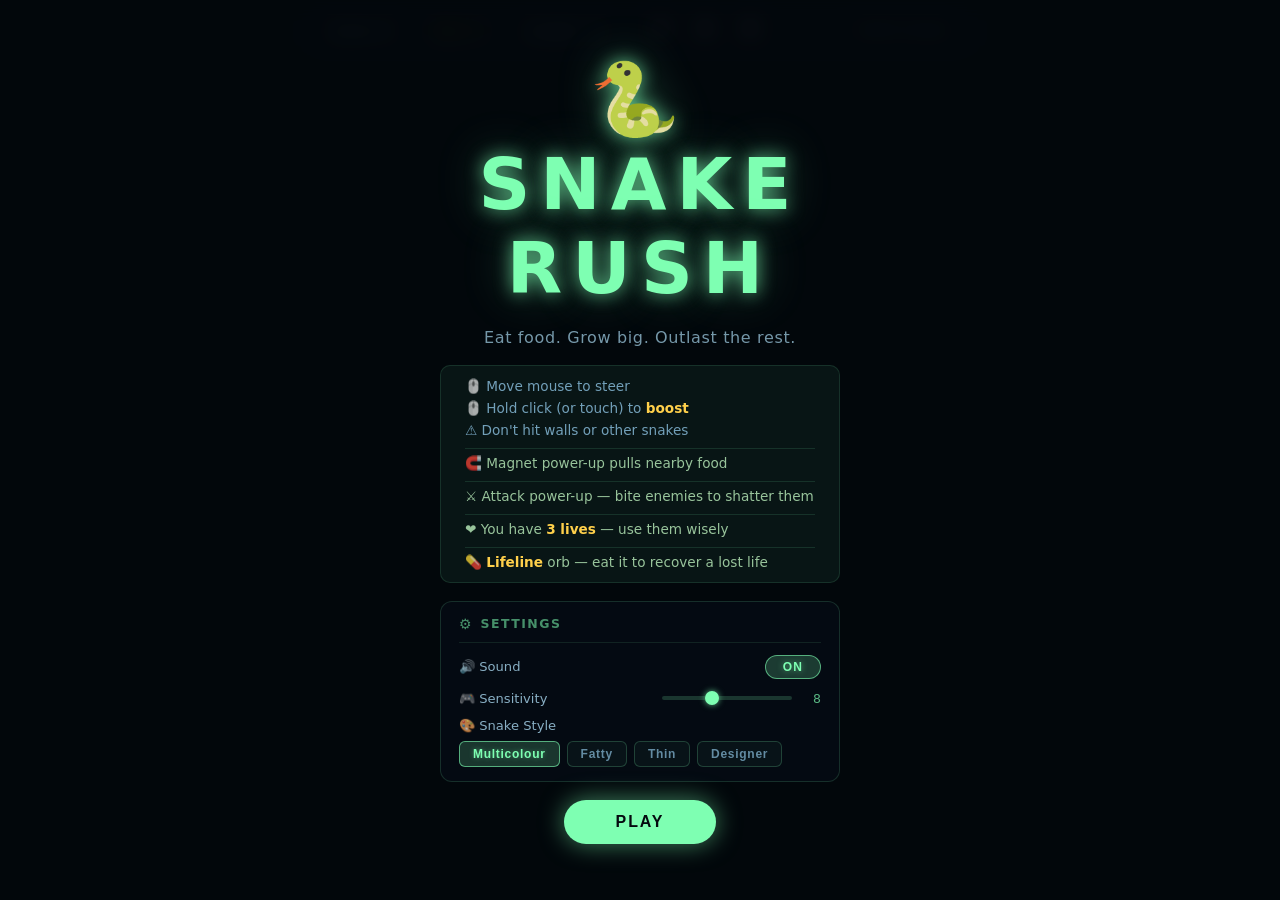
<file: snake/index.html>
<!DOCTYPE html>
<html lang="en">
<head>
  <meta charset="UTF-8" />
  <meta name="viewport" content="width=device-width, initial-scale=1.0, user-scalable=no" />
  <title>Snake Rush</title>
  <link rel="stylesheet" href="style.css" />
</head>
<body>

  <!-- Start / Game-Over overlay -->
  <div id="overlay">
    <div id="overlay-content">
      <h1 id="overlay-title">🐍 SNAKE RUSH</h1>
      <p id="overlay-subtitle">Eat food. Grow big. Outlast the rest.</p>

      <ul id="controls-hint">
        <li>🖱️ Move mouse to steer</li>
        <li>🖱️ Hold click (or touch) to <strong>boost</strong></li>
        <li>⚠️ Don't hit walls or other snakes</li>
        <li class="hint-new">🧲 Magnet power-up pulls nearby food</li>
        <li class="hint-new">⚔️ Attack power-up — bite enemies to shatter them</li>
        <li class="hint-new">❤️ You have <strong>3 lives</strong> — use them wisely</li>
        <li class="hint-new">💊 <strong>Lifeline</strong> orb — eat it to recover a lost life</li>
      </ul>

      <div id="score-display" style="display:none;">
        <p>Your final score</p>
        <p id="final-score">0</p>
      </div>

      <div id="best-score-display" style="display:none;">
        <p>🏆 Best Score</p>
        <p id="best-score-value">0</p>
      </div>

      <!-- ── Settings Panel ───────────────────────────────── -->
      <div id="settings-panel">
        <div class="settings-header">
          <span class="settings-icon">⚙️</span>
          <span>Settings</span>
        </div>

        <!-- Sound toggle -->
        <div class="setting-row">
          <label class="setting-label" for="setting-mute">🔊 Sound</label>
          <button id="setting-mute" class="toggle-btn active" aria-pressed="false">ON</button>
        </div>

        <!-- Sensitivity slider -->
        <div class="setting-row">
          <label class="setting-label" for="setting-sensitivity">🎮 Sensitivity</label>
          <div class="slider-wrap">
            <input type="range" id="setting-sensitivity" min="1" max="20" step="1" value="8" />
            <span id="sensitivity-val">8</span>
          </div>
        </div>

        <!-- Snake design selector -->
        <div class="setting-row setting-row--vertical">
          <label class="setting-label">🎨 Snake Style</label>
          <div class="design-btns" id="design-selector" role="group" aria-label="Snake style">
            <button class="design-btn active" data-design="multicolour">Multicolour</button>
            <button class="design-btn" data-design="fatty">Fatty</button>
            <button class="design-btn" data-design="thin">Thin</button>
            <button class="design-btn" data-design="designer">Designer</button>
          </div>
        </div>
      </div>
      <!-- ── /Settings Panel ──────────────────────────────── -->

      <button id="start-btn">Play</button>
    </div>
  </div>

  <!-- HUD: score + length + lives + power-ups + boost indicator -->
  <div id="hud">
    <span id="hud-score">Score: 0</span>
    <span id="hud-best-score">Best: 0</span>
    <span id="hud-length">Length: 12</span>
    <span id="hud-lives">
      <span class="life-heart" id="heart-1">❤️</span>
      <span class="life-heart" id="heart-2">❤️</span>
      <span class="life-heart" id="heart-3">❤️</span>
    </span>
    <span id="hud-powerups"></span>
    <span id="hud-boost" class="hud-boost-off">⚡ Hold to boost</span>
  </div>

  <canvas id="game-canvas"></canvas>

  <script src="game.js"></script>

  <!-- HUD wiring for boost + powerup badges -->
  <script>
    document.addEventListener('DOMContentLoaded', () => {
      const boostEl    = document.getElementById('hud-boost');
      const powerupsEl = document.getElementById('hud-powerups');

      function tick() {
        const g = window._game;
        if (g && g.player) {
          const p = g.player;

          // Boost indicator
          const b = p.boosting;
          boostEl.className   = b ? 'hud-boost-on' : 'hud-boost-off';
          boostEl.textContent = b ? '⚡ BOOSTING' : '⚡ Hold to boost';

          // Active power-up badges
          let badges = '';
          if (p.magnetTimer > 0) {
            const secs = Math.ceil(p.magnetTimer);
            badges += `<span class="powerup-badge magnet">🧲 MAGNET ${secs}s</span>`;
          }
          if (p.attackTimer > 0) {
            const secs = Math.ceil(p.attackTimer);
            badges += `<span class="powerup-badge attack">⚔️ ATTACK ${secs}s</span>`;
          }
          powerupsEl.innerHTML = badges;
        }
        requestAnimationFrame(tick);
      }
      tick();
    });
  </script>
</body>
</html>
</file>
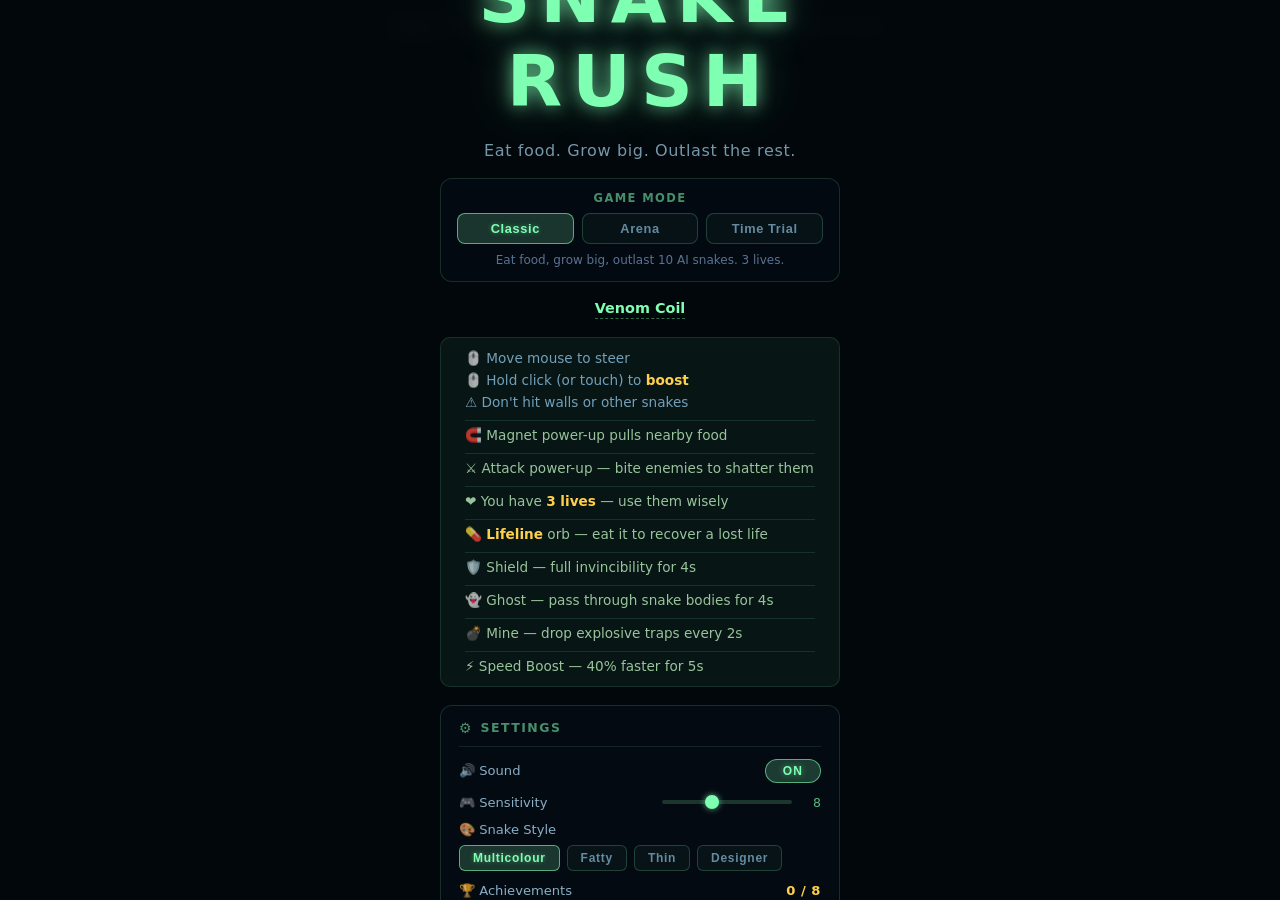
<file: games/snake-game/index.html>
<!DOCTYPE html>
<html lang="en">
<head>
  <meta charset="UTF-8" />
  <meta name="viewport" content="width=device-width, initial-scale=1.0, user-scalable=no, viewport-fit=cover" />
  <title>Snake Rush</title>
  <link rel="stylesheet" href="style.css" />
</head>
<body>

  <!-- Start / Game-Over overlay -->
  <div id="overlay">
    <div id="overlay-content">
      <h1 id="overlay-title">🐍 SNAKE RUSH</h1>
      <p id="overlay-subtitle">Eat food. Grow big. Outlast the rest.</p>

      <!-- Mode selector -->
      <div id="mode-selector">
        <span class="mode-label">Game Mode</span>
        <div class="mode-btns" role="group" aria-label="Game mode">
          <button class="mode-btn active" data-mode="classic">Classic</button>
          <button class="mode-btn" data-mode="arena">Arena</button>
          <button class="mode-btn" data-mode="timetrial">Time Trial</button>
        </div>
        <div id="mode-desc" class="mode-desc">Eat food, grow big, outlast 10 AI snakes. 3 lives.</div>
      </div>

      <!-- Daily Challenge badge -->
      <div id="daily-badge" class="daily-badge hidden">📅 DAILY CHALLENGE</div>

      <!-- Player name display -->
      <div id="player-name-wrap">
        <span id="player-name-display" title="Click to rename">Crimson Viper</span>
        <input type="text" id="player-name-input" class="hidden" maxlength="28" placeholder="Your snake name" />
      </div>

      <ul id="controls-hint">
        <li>🖱️ Move mouse to steer</li>
        <li>🖱️ Hold click (or touch) to <strong>boost</strong></li>
        <li>⚠️ Don't hit walls or other snakes</li>
        <li class="hint-new">🧲 Magnet power-up pulls nearby food</li>
        <li class="hint-new">⚔️ Attack power-up — bite enemies to shatter them</li>
        <li class="hint-new">❤️ You have <strong>3 lives</strong> — use them wisely</li>
        <li class="hint-new">💊 <strong>Lifeline</strong> orb — eat it to recover a lost life</li>
        <li class="hint-new">🛡️ Shield — full invincibility for 4s</li>
        <li class="hint-new">👻 Ghost — pass through snake bodies for 4s</li>
        <li class="hint-new">💣 Mine — drop explosive traps every 2s</li>
        <li class="hint-new">⚡ Speed Boost — 40% faster for 5s</li>
      </ul>

      <div id="score-display" style="display:none;">
        <p>Your final score</p>
        <p id="final-score">0</p>
      </div>

      <div id="best-score-display" style="display:none;">
        <p>🏆 Best Score</p>
        <p id="best-score-value">0</p>
      </div>

      <!-- ── Settings Panel ───────────────────────────────── -->
      <div id="settings-panel">
        <div class="settings-header">
          <span class="settings-icon">⚙️</span>
          <span>Settings</span>
        </div>

        <!-- Sound toggle -->
        <div class="setting-row">
          <label class="setting-label" for="setting-mute">🔊 Sound</label>
          <button id="setting-mute" class="toggle-btn active" aria-pressed="false">ON</button>
        </div>

        <!-- Gyro toggle -->
        <div class="setting-row" id="gyro-row" style="display:none;">
          <label class="setting-label" for="setting-gyro">🎮 Gyro Steer</label>
          <button id="setting-gyro" class="toggle-btn" aria-pressed="false">OFF</button>
        </div>

        <!-- Sensitivity slider -->
        <div class="setting-row">
          <label class="setting-label" for="setting-sensitivity">🎮 Sensitivity</label>
          <div class="slider-wrap">
            <input type="range" id="setting-sensitivity" min="1" max="20" step="1" value="8" />
            <span id="sensitivity-val">8</span>
          </div>
        </div>

        <!-- Snake design selector -->
        <div class="setting-row setting-row--vertical">
          <label class="setting-label">🎨 Snake Style</label>
          <div class="design-btns" id="design-selector" role="group" aria-label="Snake style">
            <button class="design-btn active" data-design="multicolour">Multicolour</button>
            <button class="design-btn" data-design="fatty">Fatty</button>
            <button class="design-btn" data-design="thin">Thin</button>
            <button class="design-btn" data-design="designer">Designer</button>
          </div>
        </div>

        <!-- Achievements count -->
        <div class="setting-row">
          <label class="setting-label">🏆 Achievements</label>
          <span id="achievement-count" class="achievement-count">0 / 8</span>
        </div>
      </div>
      <!-- ── /Settings Panel ──────────────────────────────── -->

      <!-- ── Stats Panel ──────────────────────────────────── -->
      <div id="stats-panel">
        <div class="stats-header" id="stats-toggle">
          <span>📊 Stats</span>
          <span class="stats-arrow">▶</span>
        </div>
        <div id="stats-body" class="hidden">
          <div class="stat-row"><span>Total Runs</span><span id="stat-runs">0</span></div>
          <div class="stat-row"><span>Total Kills</span><span id="stat-kills">0</span></div>
          <div class="stat-row"><span>Total Food Eaten</span><span id="stat-food">0</span></div>
          <div class="stat-row"><span>Total Deaths</span><span id="stat-deaths">0</span></div>
          <div class="stat-row"><span>Total Playtime</span><span id="stat-time">0m</span></div>
          <div class="stat-row"><span>Best (Classic)</span><span id="stat-best-classic">0</span></div>
          <div class="stat-row"><span>Best (Time Trial)</span><span id="stat-best-tt">0</span></div>
        </div>
      </div>
      <!-- ── /Stats Panel ─────────────────────────────────── -->

      <button id="start-btn">Play</button>
    </div>
  </div>

  <!-- HUD: score + length + lives + power-ups + boost indicator -->
  <div id="hud">
    <span id="hud-name-score">Score: 0</span>
    <span id="hud-best-score">Best: 0</span>
    <span id="hud-length">Length: 12</span>
    <span id="hud-lives">
      <span class="life-heart" id="heart-1">❤️</span>
      <span class="life-heart" id="heart-2">❤️</span>
      <span class="life-heart" id="heart-3">❤️</span>
    </span>
    <span id="hud-timer" class="hidden"></span>
    <span id="hud-snakes-remaining" class="hidden"></span>
    <span id="hud-powerups"></span>
    <span id="hud-boost" class="hud-boost-off">⚡ Hold to boost</span>
  </div>

  <canvas id="game-canvas" style="touch-action:none;"></canvas>

  <script src="game.js"></script>

  <!-- HUD wiring for boost + powerup badges -->
  <script>
    document.addEventListener('DOMContentLoaded', () => {
      const boostEl    = document.getElementById('hud-boost');
      const powerupsEl = document.getElementById('hud-powerups');
      const timerEl    = document.getElementById('hud-timer');
      const snakesEl   = document.getElementById('hud-snakes-remaining');

      function tick() {
        const g = window._game;
        if (g && g.player) {
          const p = g.player;

          // Boost indicator
          const b = p.boosting;
          boostEl.className   = b ? 'hud-boost-on' : 'hud-boost-off';
          boostEl.textContent = b ? '⚡ BOOSTING' : '⚡ Hold to boost';

          // Active power-up badges
          let badges = '';
          if (p.magnetTimer > 0) {
            const secs = Math.ceil(p.magnetTimer);
            badges += `<span class="powerup-badge magnet">🧲 MAGNET ${secs}s</span>`;
          }
          if (p.attackTimer > 0) {
            const secs = Math.ceil(p.attackTimer);
            badges += `<span class="powerup-badge attack">⚔️ ATTACK ${secs}s</span>`;
          }
          if (p.shieldTimer > 0) {
            const secs = Math.ceil(p.shieldTimer);
            badges += `<span class="powerup-badge shield">🛡️ SHIELD ${secs}s</span>`;
          }
          if (p.ghostTimer > 0) {
            const secs = Math.ceil(p.ghostTimer);
            badges += `<span class="powerup-badge ghost">👻 GHOST ${secs}s</span>`;
          }
          if (p.mineTimer > 0) {
            const secs = Math.ceil(p.mineTimer);
            badges += `<span class="powerup-badge mine">💣 MINE ${secs}s</span>`;
          }
          if (p.speedBoostTimer > 0) {
            const secs = Math.ceil(p.speedBoostTimer);
            badges += `<span class="powerup-badge speedboost">⚡ SPEED ${secs}s</span>`;
          }
          powerupsEl.innerHTML = badges;

          // Time Trial timer
          if (g._mode === 'timetrial' && g._ttTimer !== undefined) {
            const secs = Math.ceil(g._ttTimer);
            timerEl.textContent = `⏱ ${secs}s`;
            timerEl.className = secs <= 30 ? 'hud-timer-danger' : '';
            timerEl.classList.remove('hidden');
            snakesEl.classList.add('hidden');
          } else if (g._mode === 'arena') {
            const alive = g.snakes ? g.snakes.filter(s => s !== g.player && s.alive).length : 0;
            snakesEl.textContent = `SNAKES: ${alive}`;
            snakesEl.classList.remove('hidden');
            timerEl.classList.add('hidden');
          } else {
            timerEl.classList.add('hidden');
            snakesEl.classList.add('hidden');
          }
        }
        requestAnimationFrame(tick);
      }
      tick();
    });
  </script>
</body>
</html>
</file>
<file: snake/style.css>
/* ─── Reset & Base ─────────────────────────────────────────── */
*, *::before, *::after {
  box-sizing: border-box;
  margin: 0;
  padding: 0;
}

html, body {
  width: 100%;
  height: 100%;
  overflow: hidden;
  background: #050a0f;
  font-family: 'Segoe UI', system-ui, sans-serif;
  color: #e0f0ff;
  touch-action: none;
}

/* ─── Canvas ────────────────────────────────────────────────── */
#game-canvas {
  display: block;
  position: fixed;
  top: 0; left: 0;
  width: 100%; height: 100%;
  cursor: none;
}

/* ─── HUD ───────────────────────────────────────────────────── */
#hud {
  position: fixed;
  top: 14px;
  left: 50%;
  transform: translateX(-50%);
  display: flex;
  gap: 20px;
  align-items: center;
  z-index: 10;
  pointer-events: none;
  background: rgba(5,10,15,0.6);
  border: 1px solid rgba(80,200,255,0.18);
  border-radius: 999px;
  padding: 7px 24px;
  backdrop-filter: blur(8px);
  font-size: 0.82rem;
  letter-spacing: 0.05em;
  color: rgba(180,230,255,0.9);
  white-space: nowrap;
}

#hud span {
  font-variant-numeric: tabular-nums;
}

/* Boost indicator states */
.hud-boost-off {
  color: rgba(160,210,255,0.45);
  font-size: 0.75rem;
}

.hud-boost-on {
  color: #ffd04b;
  font-weight: 700;
  text-shadow: 0 0 8px rgba(255,208,75,0.8);
  animation: pulse-boost 0.4s ease-in-out infinite alternate;
}

@keyframes pulse-boost {
  from { opacity: 0.8; }
  to   { opacity: 1;   }
}

/* Separator dots between HUD items */
#hud span + span::before {
  content: '·';
  margin-right: 20px;
  opacity: 0.3;
}

/* ─── Overlay ───────────────────────────────────────────────── */
#overlay {
  position: fixed;
  inset: 0;
  z-index: 20;
  display: flex;
  align-items: center;
  justify-content: center;
  background: rgba(3,7,12,0.88);
  backdrop-filter: blur(10px);
  overflow-y: auto;
  padding: 24px 0;
}

#overlay-content {
  text-align: center;
  display: flex;
  flex-direction: column;
  align-items: center;
  gap: 18px;
  padding: 0 20px;
  width: 100%;
  max-width: 440px;
}

#overlay-title {
  font-size: clamp(2.4rem, 8vw, 4.5rem);
  font-weight: 800;
  letter-spacing: 0.14em;
  color: #7effb2;
  text-shadow:
    0 0 18px rgba(126,255,178,0.7),
    0 0 50px rgba(126,255,178,0.3);
}

#overlay-subtitle {
  font-size: clamp(0.85rem, 2.5vw, 1rem);
  color: rgba(180,230,255,0.65);
  letter-spacing: 0.04em;
}

/* Controls list */
#controls-hint {
  list-style: none;
  display: flex;
  flex-direction: column;
  gap: 6px;
  font-size: 0.85rem;
  color: rgba(160,220,255,0.7);
  background: rgba(126,255,178,0.06);
  border: 1px solid rgba(126,255,178,0.12);
  padding: 12px 24px;
  border-radius: 10px;
  text-align: left;
  width: 100%;
}

#controls-hint li strong {
  color: #ffd04b;
}

/* Score on game-over */
#score-display {
  display: flex;
  flex-direction: column;
  align-items: center;
  gap: 4px;
  font-size: 0.9rem;
  color: rgba(200,240,255,0.7);
  background: rgba(126,255,178,0.08);
  border: 1px solid rgba(126,255,178,0.2);
  padding: 12px 36px;
  border-radius: 10px;
}

#final-score {
  font-size: 2.2rem;
  font-weight: 800;
  color: #7effb2;
  line-height: 1.1;
}

/* Play button */
#start-btn {
  padding: 13px 52px;
  font-size: 1rem;
  font-weight: 700;
  letter-spacing: 0.12em;
  text-transform: uppercase;
  color: #050a0f;
  background: #7effb2;
  border: none;
  border-radius: 999px;
  cursor: pointer;
  transition: transform 0.12s ease, box-shadow 0.12s ease;
  box-shadow: 0 0 24px rgba(126,255,178,0.5);
}

#start-btn:hover {
  transform: scale(1.06);
  box-shadow: 0 0 40px rgba(126,255,178,0.75);
}

#start-btn:active {
  transform: scale(0.97);
}

/* ─── Settings Panel ────────────────────────────────────────── */
#settings-panel {
  width: 100%;
  background: rgba(5,12,20,0.8);
  border: 1px solid rgba(126,255,178,0.15);
  border-radius: 12px;
  padding: 14px 18px;
  display: flex;
  flex-direction: column;
  gap: 12px;
}

.settings-header {
  display: flex;
  align-items: center;
  gap: 7px;
  font-size: 0.78rem;
  font-weight: 700;
  letter-spacing: 0.12em;
  text-transform: uppercase;
  color: rgba(126,255,178,0.55);
  border-bottom: 1px solid rgba(126,255,178,0.1);
  padding-bottom: 10px;
}

.settings-icon {
  font-size: 0.9rem;
}

/* Row: label + control side by side */
.setting-row {
  display: flex;
  align-items: center;
  justify-content: space-between;
  gap: 12px;
}

/* Variant: stacks vertically (for multi-button rows) */
.setting-row--vertical {
  flex-direction: column;
  align-items: flex-start;
  gap: 8px;
}

.setting-label {
  font-size: 0.82rem;
  color: rgba(180,230,255,0.75);
  white-space: nowrap;
  cursor: default;
  user-select: none;
}

/* ── Mute toggle button ─────────────────────────────────────── */
.toggle-btn {
  padding: 4px 16px;
  font-size: 0.75rem;
  font-weight: 700;
  letter-spacing: 0.1em;
  border-radius: 999px;
  border: 1px solid rgba(126,255,178,0.35);
  background: rgba(126,255,178,0.08);
  color: rgba(126,255,178,0.6);
  cursor: pointer;
  transition: background 0.15s, color 0.15s, border-color 0.15s;
  min-width: 56px;
}

.toggle-btn.active {
  background: rgba(126,255,178,0.2);
  color: #7effb2;
  border-color: rgba(126,255,178,0.6);
  text-shadow: 0 0 6px rgba(126,255,178,0.5);
}

.toggle-btn:hover {
  border-color: rgba(126,255,178,0.5);
}

/* ── Sensitivity slider ─────────────────────────────────────── */
.slider-wrap {
  display: flex;
  align-items: center;
  gap: 9px;
}

#setting-sensitivity {
  -webkit-appearance: none;
  appearance: none;
  width: 130px;
  height: 4px;
  border-radius: 2px;
  background: rgba(126,255,178,0.18);
  outline: none;
  cursor: pointer;
}

#setting-sensitivity::-webkit-slider-thumb {
  -webkit-appearance: none;
  appearance: none;
  width: 14px;
  height: 14px;
  border-radius: 50%;
  background: #7effb2;
  box-shadow: 0 0 6px rgba(126,255,178,0.7);
  cursor: pointer;
  transition: transform 0.12s;
}

#setting-sensitivity::-webkit-slider-thumb:hover {
  transform: scale(1.25);
}

#setting-sensitivity::-moz-range-thumb {
  width: 14px;
  height: 14px;
  border-radius: 50%;
  background: #7effb2;
  border: none;
  cursor: pointer;
}

#sensitivity-val {
  font-size: 0.78rem;
  font-variant-numeric: tabular-nums;
  color: rgba(126,255,178,0.7);
  min-width: 20px;
  text-align: right;
}

/* ── Snake design selector ──────────────────────────────────── */
.design-btns {
  display: flex;
  gap: 7px;
  flex-wrap: wrap;
}

.design-btn {
  padding: 5px 13px;
  font-size: 0.75rem;
  font-weight: 600;
  letter-spacing: 0.06em;
  border-radius: 6px;
  border: 1px solid rgba(126,255,178,0.2);
  background: rgba(126,255,178,0.04);
  color: rgba(160,220,255,0.6);
  cursor: pointer;
  transition: background 0.12s, color 0.12s, border-color 0.12s;
}

.design-btn:hover {
  border-color: rgba(126,255,178,0.4);
  color: rgba(200,255,220,0.85);
}

.design-btn.active {
  background: rgba(126,255,178,0.18);
  border-color: rgba(126,255,178,0.6);
  color: #7effb2;
  text-shadow: 0 0 5px rgba(126,255,178,0.4);
}

/* ─── Utility ───────────────────────────────────────────────── */
.hidden { display: none !important; }

/* ─── Lives / HP Meter ──────────────────────────────────────── */
#hud-lives {
  display: flex;
  gap: 5px;
  align-items: center;
}

.life-heart {
  font-size: 1rem;
  line-height: 1;
  transition: transform 0.15s ease, opacity 0.3s ease;
  filter: drop-shadow(0 0 4px rgba(255,80,80,0.8));
}

.life-heart.lost {
  opacity: 0.22;
  filter: none;
  transform: scale(0.8);
}

/* Flash animation when a life is lost */
@keyframes life-lost-flash {
  0%   { background: rgba(255,60,60,0.38); }
  100% { background: transparent; }
}

.life-lost-flash {
  animation: life-lost-flash 0.45s ease-out forwards;
}

/* I-frames (invincibility) — snake flickers */
@keyframes iframe-flicker {
  0%, 100% { opacity: 1;    }
  50%       { opacity: 0.25; }
}

/* Power-up active badges on HUD */
#hud-powerups {
  display: flex;
  gap: 8px;
  align-items: center;
}

.powerup-badge {
  font-size: 0.72rem;
  font-weight: 700;
  letter-spacing: 0.04em;
  padding: 2px 9px;
  border-radius: 999px;
  white-space: nowrap;
  transition: opacity 0.3s ease;
}

.powerup-badge.magnet {
  background: rgba(80,180,255,0.18);
  border: 1px solid rgba(80,180,255,0.5);
  color: #52aaff;
  text-shadow: 0 0 6px rgba(82,170,255,0.8);
}

.powerup-badge.attack {
  background: rgba(255,60,60,0.18);
  border: 1px solid rgba(255,80,80,0.55);
  color: #ff5e5e;
  text-shadow: 0 0 6px rgba(255,80,80,0.8);
  animation: pulse-attack 0.5s ease-in-out infinite alternate;
}

@keyframes pulse-attack {
  from { opacity: 0.75; box-shadow: 0 0 4px rgba(255,80,80,0.3); }
  to   { opacity: 1;    box-shadow: 0 0 12px rgba(255,80,80,0.7); }
}

/* Magnet food — distinct teal glow */
.magnet-food-glow {
  /* drawn on canvas, class just documents the color intent */
}

/* Attack food — sword / fiery red */
.attack-food-glow {
  /* drawn on canvas */
}

/* Controls hint additions */
#controls-hint .hint-new {
  color: rgba(200,255,200,0.75);
  border-top: 1px solid rgba(126,255,178,0.12);
  margin-top: 4px;
  padding-top: 6px;
}

/* ── Best Score — game-over overlay ────────────────────────── */
#best-score-display {
  margin-top: 10px;
  text-align: center;
}

#best-score-display p:first-child {
  font-size: 0.82rem;
  font-weight: 600;
  letter-spacing: 0.08em;
  color: rgba(255,215,0,0.75);
  text-transform: uppercase;
  margin: 0;
}

#best-score-value {
  font-size: 2.2rem;
  font-weight: 900;
  letter-spacing: 0.06em;
  color: #ffd700;
  text-shadow: 0 0 14px rgba(255,215,0,0.65);
  margin: 2px 0 0;
  font-variant-numeric: tabular-nums;
}

/* ── Best Score — HUD ───────────────────────────────────────── */
#hud-best-score {
  font-size: 0.78rem;
  color: rgba(255,215,0,0.75);
  font-variant-numeric: tabular-nums;
  letter-spacing: 0.04em;
}

/* ── Lifeline food glow (canvas-drawn, class for documentation) */
.lifeline-food-glow {
  /* pink heart orb drawn on canvas */
}
</file>
<file: games/snake-game/style.css>
/* ─── Reset & Base ─────────────────────────────────────────── */
*, *::before, *::after {
  box-sizing: border-box;
  margin: 0;
  padding: 0;
}

html, body {
  width: 100%;
  height: 100%;
  overflow: hidden;
  background: #050a0f;
  font-family: 'Segoe UI', system-ui, sans-serif;
  color: #e0f0ff;
  /* Prevent all default touch gestures globally; canvas gets its own touch-action */
  touch-action: none;
  /* Fill the safe area on iOS notch devices */
  padding: env(safe-area-inset-top) env(safe-area-inset-right) env(safe-area-inset-bottom) env(safe-area-inset-left);
}

/* ─── Canvas ────────────────────────────────────────────────── */
#game-canvas {
  display: block;
  position: fixed;
  /* Expand to fill the entire screen including under notches */
  top: 0; left: 0;
  width: 100%; height: 100%;
  /* Extend behind safe areas so background color fills notch region */
  margin: calc(-1 * env(safe-area-inset-top)) calc(-1 * env(safe-area-inset-right))
          calc(-1 * env(safe-area-inset-bottom)) calc(-1 * env(safe-area-inset-left));
  width: calc(100% + env(safe-area-inset-left) + env(safe-area-inset-right));
  height: calc(100% + env(safe-area-inset-top) + env(safe-area-inset-bottom));
  cursor: none;
  touch-action: none; /* Critical: prevents passive-listener console warnings */
}

/* ─── HUD ───────────────────────────────────────────────────── */
#hud {
  position: fixed;
  /* Push below the safe area (notch/dynamic island) */
  top: max(10px, calc(env(safe-area-inset-top) + 6px));
  /* Keep away from left/right safe areas and always centred */
  left: max(8px, env(safe-area-inset-left));
  right: max(8px, env(safe-area-inset-right));
  /* Don't stretch full-width on tablets/desktop; cap it */
  max-width: min(96vw, 600px);
  /* Auto-centre between the safe-area margins */
  margin: 0 auto;
  /* Layout */
  display: flex;
  gap: 10px;
  align-items: center;
  flex-wrap: wrap;           /* Items wrap on narrow viewports */
  justify-content: center;
  z-index: 10;
  pointer-events: none;
  /* Glassmorphism pill */
  background: rgba(5,10,15,0.72);
  border: 1px solid rgba(80,200,255,0.18);
  border-radius: 999px;
  padding: 6px 16px;
  backdrop-filter: blur(10px);
  -webkit-backdrop-filter: blur(10px);
  /* Typography */
  font-size: clamp(0.62rem, 2.2vw, 0.82rem);
  letter-spacing: 0.045em;
  color: rgba(180,230,255,0.9);
  /* Guard against overflowing past minimap on small screens */
  box-sizing: border-box;
}

/* Tighter gap + smaller pill on very narrow portrait phones */
@media (max-width: 479px) {
  #hud {
    gap: 6px;
    padding: 5px 12px;
    border-radius: 14px;       /* Pill→rounded-rect on tiny screens */
    font-size: 0.6rem;
    letter-spacing: 0.03em;
    /* Stay in a column-friendly 2-row grid rather than one long row */
    flex-wrap: wrap;
  }
  /* Shrink separator dots on mobile so they don't eat horizontal space */
  #hud span + span::before {
    margin-right: 6px;
  }
  /* Boost label: just show the icon on tiny screens */
  .hud-boost-off { font-size: 0.6rem; }
  .hud-boost-on  { font-size: 0.6rem; }
  /* Hearts slightly smaller */
  .life-heart { font-size: 0.85rem; }
  /* Power-up badges compact */
  .powerup-badge { font-size: 0.6rem; padding: 1px 6px; }
}

#hud span {
  font-variant-numeric: tabular-nums;
}

/* Boost indicator states */
.hud-boost-off {
  color: rgba(160,210,255,0.45);
  font-size: 0.75rem;
}

.hud-boost-on {
  color: #ffd04b;
  font-weight: 700;
  text-shadow: 0 0 8px rgba(255,208,75,0.8);
  animation: pulse-boost 0.4s ease-in-out infinite alternate;
}

@keyframes pulse-boost {
  from { opacity: 0.8; }
  to   { opacity: 1;   }
}

/* Separator dots between HUD items */
#hud span + span::before {
  content: '·';
  margin-right: 10px;
  opacity: 0.3;
}

/* Timer */
#hud-timer {
  font-weight: 700;
  color: #7effb2;
  font-size: 0.88rem;
}

#hud-timer.hud-timer-danger {
  color: #ff4444 !important;
  animation: pulse-danger 0.5s ease-in-out infinite alternate;
}

@keyframes pulse-danger {
  from { opacity: 0.8; }
  to   { opacity: 1; text-shadow: 0 0 10px rgba(255,60,60,0.8); }
}

#hud-snakes-remaining {
  color: #ff9a4b;
  font-weight: 700;
}

/* ─── Overlay ───────────────────────────────────────────────── */
#overlay {
  position: fixed;
  inset: 0;
  z-index: 20;
  display: flex;
  align-items: center;
  justify-content: center;
  background: rgba(3,7,12,0.88);
  backdrop-filter: blur(10px);
  -webkit-backdrop-filter: blur(10px);
  overflow-y: auto;
  /* Respect safe-area so content never hides under notch or home indicator */
  padding:
    max(24px, calc(env(safe-area-inset-top) + 16px))
    max(12px, env(safe-area-inset-right))
    max(24px, calc(env(safe-area-inset-bottom) + 16px))
    max(12px, env(safe-area-inset-left));
}

#overlay-content {
  text-align: center;
  display: flex;
  flex-direction: column;
  align-items: center;
  gap: 18px;
  padding: 0 20px;
  width: 100%;
  max-width: 440px;
}

#overlay-title {
  font-size: clamp(2.4rem, 8vw, 4.5rem);
  font-weight: 800;
  letter-spacing: 0.14em;
  color: #7effb2;
  text-shadow:
    0 0 18px rgba(126,255,178,0.7),
    0 0 50px rgba(126,255,178,0.3);
}

#overlay-subtitle {
  font-size: clamp(0.85rem, 2.5vw, 1rem);
  color: rgba(180,230,255,0.65);
  letter-spacing: 0.04em;
}

/* ── Mode Selector ────────────────────────────────────────── */
#mode-selector {
  width: 100%;
  display: flex;
  flex-direction: column;
  gap: 8px;
  background: rgba(5,12,20,0.7);
  border: 1px solid rgba(126,255,178,0.15);
  border-radius: 12px;
  padding: 12px 16px;
}

.mode-label {
  font-size: 0.72rem;
  font-weight: 700;
  letter-spacing: 0.12em;
  text-transform: uppercase;
  color: rgba(126,255,178,0.55);
}

.mode-btns {
  display: flex;
  gap: 8px;
}

.mode-btn {
  flex: 1;
  padding: 7px 10px;
  font-size: 0.8rem;
  font-weight: 700;
  letter-spacing: 0.05em;
  border-radius: 8px;
  border: 1px solid rgba(126,255,178,0.2);
  background: rgba(126,255,178,0.04);
  color: rgba(160,220,255,0.6);
  cursor: pointer;
  transition: background 0.12s, color 0.12s, border-color 0.12s;
}

.mode-btn:hover {
  border-color: rgba(126,255,178,0.4);
  color: rgba(200,255,220,0.85);
}

.mode-btn.active {
  background: rgba(126,255,178,0.18);
  border-color: rgba(126,255,178,0.6);
  color: #7effb2;
  text-shadow: 0 0 5px rgba(126,255,178,0.4);
}

.mode-desc {
  font-size: 0.75rem;
  color: rgba(160,200,255,0.55);
  line-height: 1.4;
}

/* ── Daily Challenge Badge ───────────────────────────────── */
.daily-badge {
  padding: 5px 16px;
  background: rgba(255,200,50,0.12);
  border: 1px solid rgba(255,200,50,0.4);
  border-radius: 999px;
  font-size: 0.78rem;
  font-weight: 700;
  letter-spacing: 0.08em;
  color: #ffd04b;
  text-shadow: 0 0 8px rgba(255,208,75,0.6);
  animation: pulse-daily 1.5s ease-in-out infinite alternate;
}

@keyframes pulse-daily {
  from { box-shadow: 0 0 6px rgba(255,208,75,0.2); }
  to   { box-shadow: 0 0 16px rgba(255,208,75,0.5); }
}

/* ── Player Name ─────────────────────────────────────────── */
#player-name-wrap {
  display: flex;
  align-items: center;
  gap: 8px;
}

#player-name-display {
  font-size: 0.9rem;
  font-weight: 700;
  color: #7effb2;
  cursor: pointer;
  border-bottom: 1px dashed rgba(126,255,178,0.4);
  padding-bottom: 2px;
  transition: color 0.15s;
}

#player-name-display:hover {
  color: #b0ffd8;
}

#player-name-input {
  background: rgba(5,12,20,0.8);
  border: 1px solid rgba(126,255,178,0.4);
  border-radius: 6px;
  color: #7effb2;
  font-size: 0.88rem;
  padding: 4px 10px;
  outline: none;
  width: 200px;
}

#player-name-input:focus {
  border-color: rgba(126,255,178,0.8);
  box-shadow: 0 0 8px rgba(126,255,178,0.3);
}

/* Controls list */
#controls-hint {
  list-style: none;
  display: flex;
  flex-direction: column;
  gap: 6px;
  font-size: 0.85rem;
  color: rgba(160,220,255,0.7);
  background: rgba(126,255,178,0.06);
  border: 1px solid rgba(126,255,178,0.12);
  padding: 12px 24px;
  border-radius: 10px;
  text-align: left;
  width: 100%;
}

#controls-hint li strong {
  color: #ffd04b;
}

/* Score on game-over */
#score-display {
  display: flex;
  flex-direction: column;
  align-items: center;
  gap: 4px;
  font-size: 0.9rem;
  color: rgba(200,240,255,0.7);
  background: rgba(126,255,178,0.08);
  border: 1px solid rgba(126,255,178,0.2);
  padding: 12px 36px;
  border-radius: 10px;
}

#final-score {
  font-size: 2.2rem;
  font-weight: 800;
  color: #7effb2;
  line-height: 1.1;
}

/* Play button */
#start-btn {
  padding: 13px 52px;
  font-size: 1rem;
  font-weight: 700;
  letter-spacing: 0.12em;
  text-transform: uppercase;
  color: #050a0f;
  background: #7effb2;
  border: none;
  border-radius: 999px;
  cursor: pointer;
  transition: transform 0.12s ease, box-shadow 0.12s ease;
  box-shadow: 0 0 24px rgba(126,255,178,0.5);
}

#start-btn:hover {
  transform: scale(1.06);
  box-shadow: 0 0 40px rgba(126,255,178,0.75);
}

#start-btn:active {
  transform: scale(0.97);
}

/* ─── Settings Panel ────────────────────────────────────────── */
#settings-panel {
  width: 100%;
  background: rgba(5,12,20,0.8);
  border: 1px solid rgba(126,255,178,0.15);
  border-radius: 12px;
  padding: 14px 18px;
  display: flex;
  flex-direction: column;
  gap: 12px;
}

.settings-header {
  display: flex;
  align-items: center;
  gap: 7px;
  font-size: 0.78rem;
  font-weight: 700;
  letter-spacing: 0.12em;
  text-transform: uppercase;
  color: rgba(126,255,178,0.55);
  border-bottom: 1px solid rgba(126,255,178,0.1);
  padding-bottom: 10px;
}

.settings-icon {
  font-size: 0.9rem;
}

/* Row: label + control side by side */
.setting-row {
  display: flex;
  align-items: center;
  justify-content: space-between;
  gap: 12px;
}

/* Variant: stacks vertically (for multi-button rows) */
.setting-row--vertical {
  flex-direction: column;
  align-items: flex-start;
  gap: 8px;
}

.setting-label {
  font-size: 0.82rem;
  color: rgba(180,230,255,0.75);
  white-space: nowrap;
  cursor: default;
  user-select: none;
}

/* ── Mute toggle button ─────────────────────────────────────── */
.toggle-btn {
  padding: 4px 16px;
  font-size: 0.75rem;
  font-weight: 700;
  letter-spacing: 0.1em;
  border-radius: 999px;
  border: 1px solid rgba(126,255,178,0.35);
  background: rgba(126,255,178,0.08);
  color: rgba(126,255,178,0.6);
  cursor: pointer;
  transition: background 0.15s, color 0.15s, border-color 0.15s;
  min-width: 56px;
}

.toggle-btn.active {
  background: rgba(126,255,178,0.2);
  color: #7effb2;
  border-color: rgba(126,255,178,0.6);
  text-shadow: 0 0 6px rgba(126,255,178,0.5);
}

.toggle-btn:hover {
  border-color: rgba(126,255,178,0.5);
}

/* Achievement count */
.achievement-count {
  font-size: 0.82rem;
  font-weight: 700;
  color: #ffd04b;
  letter-spacing: 0.04em;
}

/* ── Sensitivity slider ─────────────────────────────────────── */
.slider-wrap {
  display: flex;
  align-items: center;
  gap: 9px;
}

#setting-sensitivity {
  -webkit-appearance: none;
  appearance: none;
  width: 130px;
  height: 4px;
  border-radius: 2px;
  background: rgba(126,255,178,0.18);
  outline: none;
  cursor: pointer;
}

#setting-sensitivity::-webkit-slider-thumb {
  -webkit-appearance: none;
  appearance: none;
  width: 14px;
  height: 14px;
  border-radius: 50%;
  background: #7effb2;
  box-shadow: 0 0 6px rgba(126,255,178,0.7);
  cursor: pointer;
  transition: transform 0.12s;
}

#setting-sensitivity::-webkit-slider-thumb:hover {
  transform: scale(1.25);
}

#setting-sensitivity::-moz-range-thumb {
  width: 14px;
  height: 14px;
  border-radius: 50%;
  background: #7effb2;
  border: none;
  cursor: pointer;
}

#sensitivity-val {
  font-size: 0.78rem;
  font-variant-numeric: tabular-nums;
  color: rgba(126,255,178,0.7);
  min-width: 20px;
  text-align: right;
}

/* ── Snake design selector ──────────────────────────────────── */
.design-btns {
  display: flex;
  gap: 7px;
  flex-wrap: wrap;
}

.design-btn {
  padding: 5px 13px;
  font-size: 0.75rem;
  font-weight: 600;
  letter-spacing: 0.06em;
  border-radius: 6px;
  border: 1px solid rgba(126,255,178,0.2);
  background: rgba(126,255,178,0.04);
  color: rgba(160,220,255,0.6);
  cursor: pointer;
  transition: background 0.12s, color 0.12s, border-color 0.12s;
}

.design-btn:hover {
  border-color: rgba(126,255,178,0.4);
  color: rgba(200,255,220,0.85);
}

.design-btn.active {
  background: rgba(126,255,178,0.18);
  border-color: rgba(126,255,178,0.6);
  color: #7effb2;
  text-shadow: 0 0 5px rgba(126,255,178,0.4);
}

/* ── Stats Panel ─────────────────────────────────────────────── */
#stats-panel {
  width: 100%;
  background: rgba(5,12,20,0.8);
  border: 1px solid rgba(126,255,178,0.12);
  border-radius: 12px;
  overflow: hidden;
}

.stats-header {
  display: flex;
  align-items: center;
  justify-content: space-between;
  padding: 10px 18px;
  font-size: 0.78rem;
  font-weight: 700;
  letter-spacing: 0.1em;
  text-transform: uppercase;
  color: rgba(126,255,178,0.55);
  cursor: pointer;
  user-select: none;
  transition: background 0.15s;
}

.stats-header:hover {
  background: rgba(126,255,178,0.05);
}

.stats-arrow {
  transition: transform 0.2s;
}

.stats-arrow.open {
  transform: rotate(90deg);
}

#stats-body {
  padding: 0 18px 12px;
  display: flex;
  flex-direction: column;
  gap: 6px;
}

.stat-row {
  display: flex;
  justify-content: space-between;
  font-size: 0.8rem;
  color: rgba(160,220,255,0.7);
  border-bottom: 1px solid rgba(126,255,178,0.06);
  padding: 3px 0;
}

.stat-row span:last-child {
  font-weight: 700;
  color: #7effb2;
}

/* ─── Utility ───────────────────────────────────────────────── */
.hidden { display: none !important; }

/* ─── Lives / HP Meter ──────────────────────────────────────── */
#hud-lives {
  display: flex;
  gap: 5px;
  align-items: center;
}

.life-heart {
  font-size: 1rem;
  line-height: 1;
  transition: transform 0.15s ease, opacity 0.3s ease;
  filter: drop-shadow(0 0 4px rgba(255,80,80,0.8));
}

.life-heart.lost {
  opacity: 0.22;
  filter: none;
  transform: scale(0.8);
}

/* Flash animation when a life is lost */
@keyframes life-lost-flash {
  0%   { background: rgba(255,60,60,0.38); }
  100% { background: transparent; }
}

.life-lost-flash {
  animation: life-lost-flash 0.45s ease-out forwards;
}

/* Power-up active badges on HUD */
#hud-powerups {
  display: flex;
  gap: 8px;
  align-items: center;
  flex-wrap: wrap;
}

.powerup-badge {
  font-size: 0.72rem;
  font-weight: 700;
  letter-spacing: 0.04em;
  padding: 2px 9px;
  border-radius: 999px;
  white-space: nowrap;
  transition: opacity 0.3s ease;
}

.powerup-badge.magnet {
  background: rgba(80,180,255,0.18);
  border: 1px solid rgba(80,180,255,0.5);
  color: #52aaff;
  text-shadow: 0 0 6px rgba(82,170,255,0.8);
}

.powerup-badge.attack {
  background: rgba(255,60,60,0.18);
  border: 1px solid rgba(255,80,80,0.55);
  color: #ff5e5e;
  text-shadow: 0 0 6px rgba(255,80,80,0.8);
  animation: pulse-attack 0.5s ease-in-out infinite alternate;
}

.powerup-badge.shield {
  background: rgba(160,216,255,0.15);
  border: 1px solid rgba(160,216,255,0.55);
  color: #a0d8ff;
  text-shadow: 0 0 6px rgba(160,216,255,0.8);
  animation: pulse-shield 0.8s ease-in-out infinite alternate;
}

.powerup-badge.ghost {
  background: rgba(200,160,255,0.15);
  border: 1px solid rgba(200,160,255,0.5);
  color: #c8a0ff;
  text-shadow: 0 0 6px rgba(200,160,255,0.8);
}

.powerup-badge.mine {
  background: rgba(255,159,64,0.15);
  border: 1px solid rgba(255,159,64,0.5);
  color: #ff9f40;
  text-shadow: 0 0 6px rgba(255,159,64,0.8);
  animation: pulse-mine 0.6s ease-in-out infinite alternate;
}

.powerup-badge.speedboost {
  background: rgba(255,255,128,0.15);
  border: 1px solid rgba(255,255,128,0.5);
  color: #ffff80;
  text-shadow: 0 0 6px rgba(255,255,128,0.8);
  animation: pulse-speed 0.3s ease-in-out infinite alternate;
}

@keyframes pulse-attack {
  from { opacity: 0.75; box-shadow: 0 0 4px rgba(255,80,80,0.3); }
  to   { opacity: 1;    box-shadow: 0 0 12px rgba(255,80,80,0.7); }
}

@keyframes pulse-shield {
  from { box-shadow: 0 0 4px rgba(160,216,255,0.3); }
  to   { box-shadow: 0 0 14px rgba(160,216,255,0.7); }
}

@keyframes pulse-mine {
  from { opacity: 0.8; }
  to   { opacity: 1; box-shadow: 0 0 10px rgba(255,159,64,0.5); }
}

@keyframes pulse-speed {
  from { opacity: 0.8; }
  to   { opacity: 1; box-shadow: 0 0 12px rgba(255,255,128,0.6); }
}

/* Controls hint additions */
#controls-hint .hint-new {
  color: rgba(200,255,200,0.75);
  border-top: 1px solid rgba(126,255,178,0.12);
  margin-top: 4px;
  padding-top: 6px;
}

/* ── Best Score — game-over overlay ────────────────────────── */
#best-score-display {
  margin-top: 10px;
  text-align: center;
}

#best-score-display p:first-child {
  font-size: 0.82rem;
  font-weight: 600;
  letter-spacing: 0.08em;
  color: rgba(255,215,0,0.75);
  text-transform: uppercase;
  margin: 0;
}

#best-score-value {
  font-size: 2.2rem;
  font-weight: 900;
  letter-spacing: 0.06em;
  color: #ffd700;
  text-shadow: 0 0 14px rgba(255,215,0,0.65);
  margin: 2px 0 0;
  font-variant-numeric: tabular-nums;
}

/* ── Best Score — HUD ───────────────────────────────────────── */
#hud-best-score {
  font-size: 0.78rem;
  color: rgba(255,215,0,0.75);
  font-variant-numeric: tabular-nums;
  letter-spacing: 0.04em;
}

/* Victory screen */
#overlay-title.victory {
  color: #ffd700;
  text-shadow:
    0 0 18px rgba(255,215,0,0.8),
    0 0 50px rgba(255,215,0,0.4);
}
</file>
